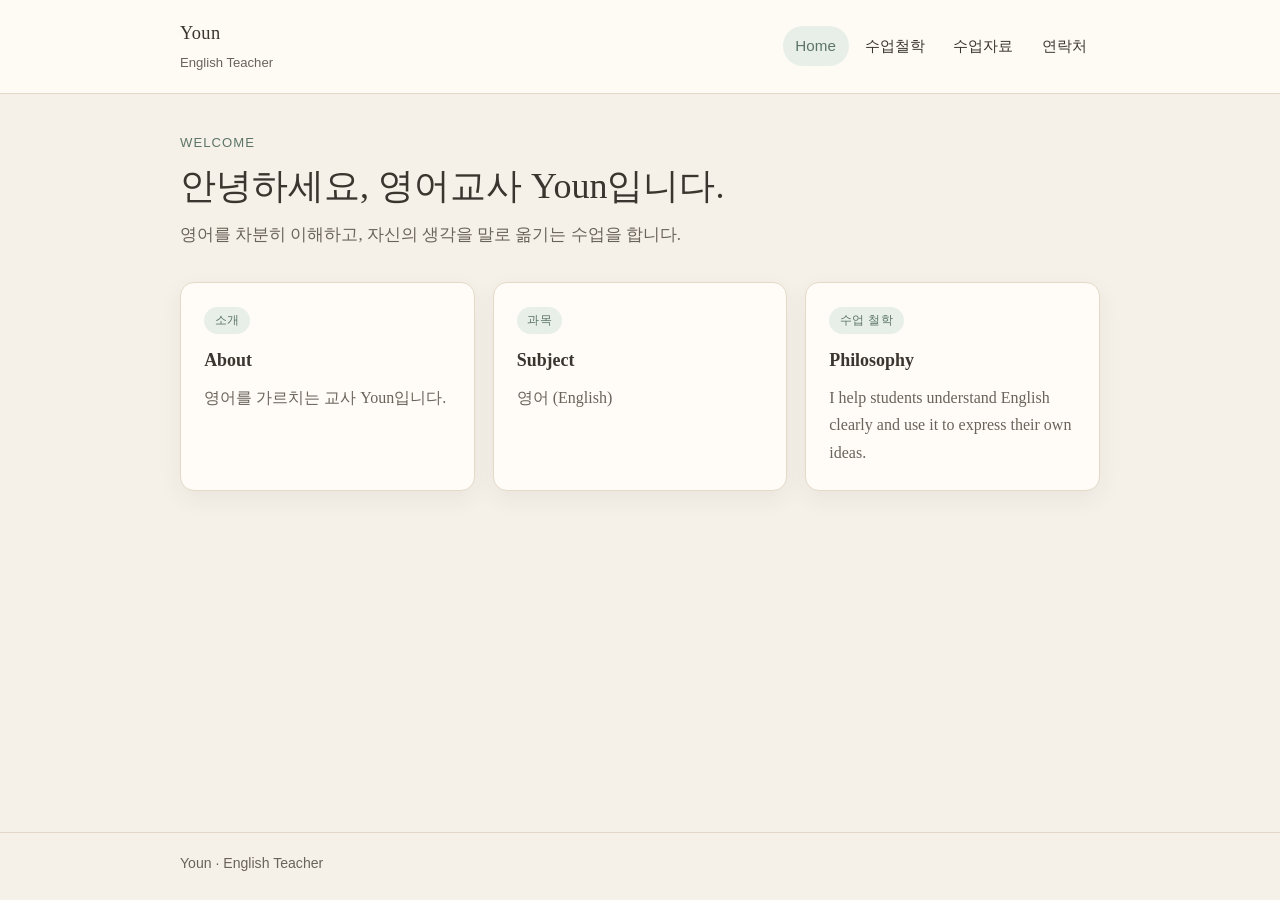
<file: index.html>
<!DOCTYPE html>
<html lang="ko">
<head>
  <meta charset="UTF-8">
  <meta name="viewport" content="width=device-width, initial-scale=1.0">
  <title>Home | Youn</title>
  <link rel="stylesheet" href="style.css">
</head>
<body>
  <div class="page">
    <header class="site-header">
      <div class="header-inner">
        <a class="brand" href="index.html">
          <span class="brand-name">Youn</span>
          <span class="brand-sub">English Teacher</span>
        </a>
        <nav class="nav" aria-label="주요 메뉴">
          <a href="index.html" aria-current="page">Home</a>
          <a href="philosophy.html">수업철학</a>
          <a href="materials.html">수업자료</a>
          <a href="contact.html">연락처</a>
        </nav>
      </div>
    </header>

    <main class="main">
      <section class="hero">
        <p class="eyebrow">Welcome</p>
        <h1>안녕하세요, 영어교사 Youn입니다.</h1>
        <p class="lead">영어를 차분히 이해하고, 자신의 생각을 말로 옮기는 수업을 합니다.</p>
      </section>

      <section class="card-grid three" aria-label="소개">
        <article class="card">
          <span class="label">소개</span>
          <h2>About</h2>
          <p>영어를 가르치는 교사 Youn입니다.</p>
        </article>
        <article class="card">
          <span class="label">과목</span>
          <h2>Subject</h2>
          <p>영어 (English)</p>
        </article>
        <article class="card">
          <span class="label">수업 철학</span>
          <h2>Philosophy</h2>
          <p>I help students understand English clearly and use it to express their own ideas.</p>
        </article>
      </section>
    </main>

    <footer class="site-footer">
      <div class="footer-inner">Youn · English Teacher</div>
    </footer>
  </div>
</body>
</html>
</file>
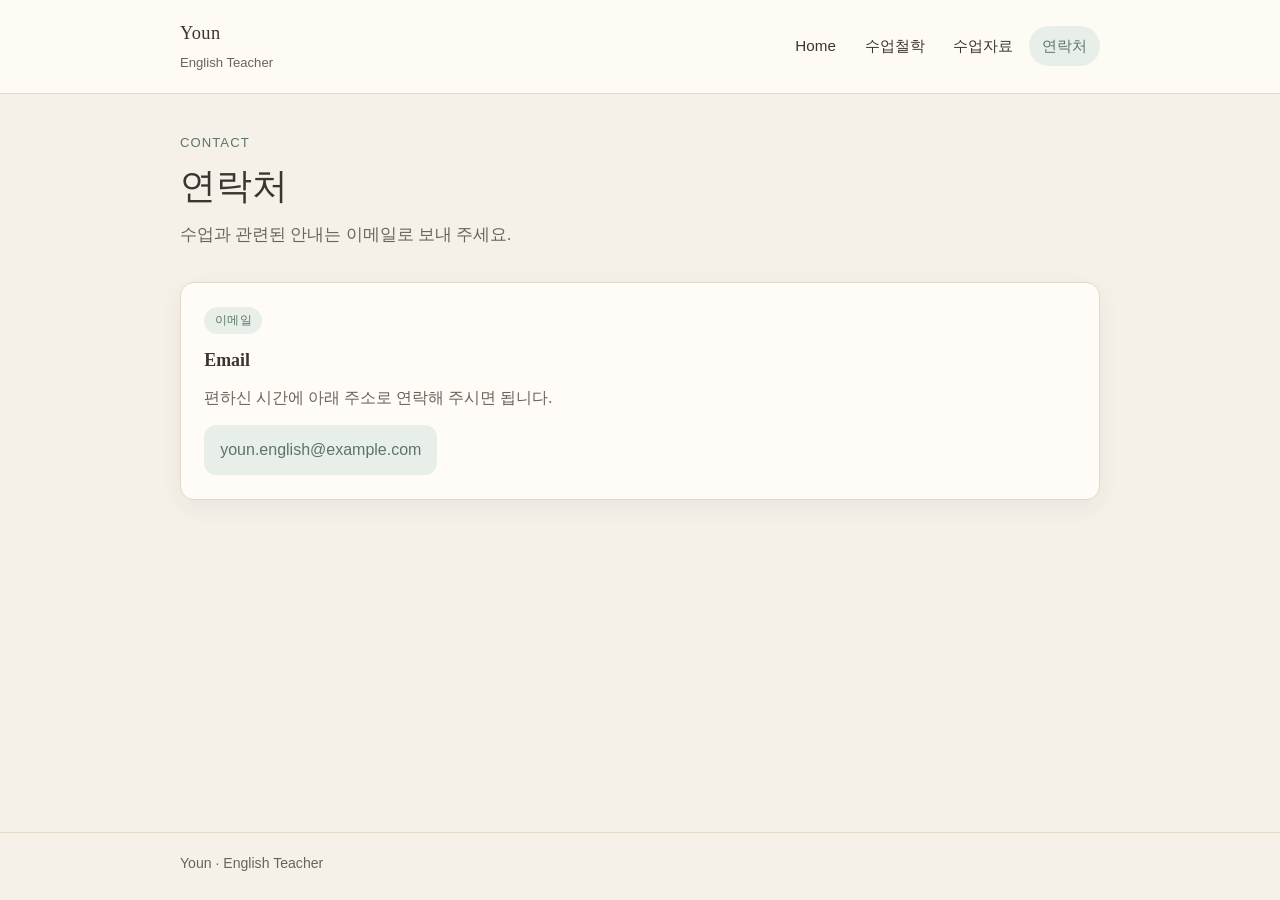
<file: contact.html>
<!DOCTYPE html>
<html lang="ko">
<head>
  <meta charset="UTF-8">
  <meta name="viewport" content="width=device-width, initial-scale=1.0">
  <title>연락처 | Youn</title>
  <link rel="stylesheet" href="style.css">
</head>
<body>
  <div class="page">
    <header class="site-header">
      <div class="header-inner">
        <a class="brand" href="index.html">
          <span class="brand-name">Youn</span>
          <span class="brand-sub">English Teacher</span>
        </a>
        <nav class="nav" aria-label="주요 메뉴">
          <a href="index.html">Home</a>
          <a href="philosophy.html">수업철학</a>
          <a href="materials.html">수업자료</a>
          <a href="contact.html" aria-current="page">연락처</a>
        </nav>
      </div>
    </header>

    <main class="main">
      <section class="hero">
        <p class="eyebrow">Contact</p>
        <h1>연락처</h1>
        <p class="lead">수업과 관련된 안내는 이메일로 보내 주세요.</p>
      </section>

      <article class="card email-card">
        <span class="label">이메일</span>
        <h2>Email</h2>
        <p>편하신 시간에 아래 주소로 연락해 주시면 됩니다.</p>
        <a class="email" href="mailto:youn.english@example.com">youn.english@example.com</a>
      </article>
    </main>

    <footer class="site-footer">
      <div class="footer-inner">Youn · English Teacher</div>
    </footer>
  </div>
</body>
</html>
</file>
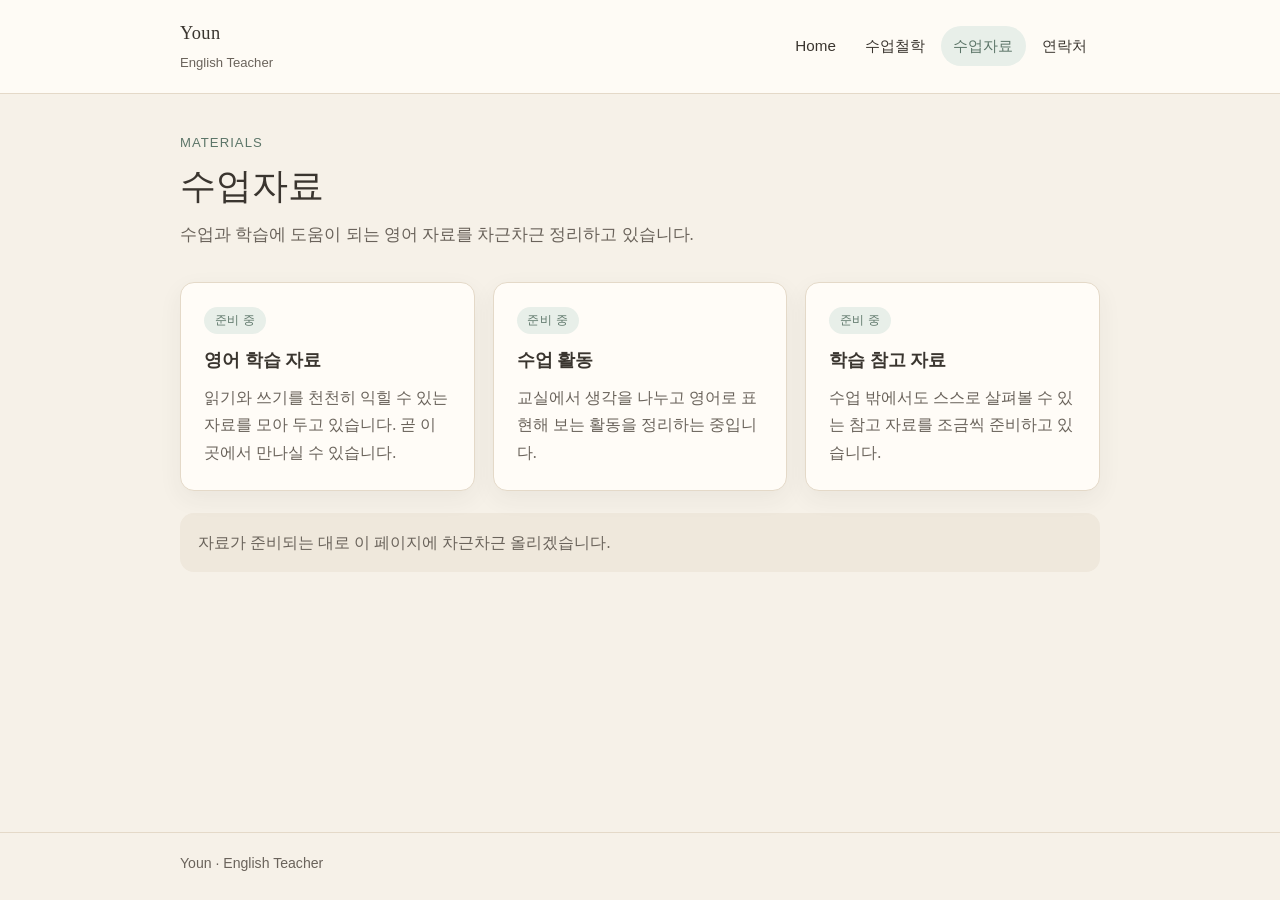
<file: materials.html>
<!DOCTYPE html>
<html lang="ko">
<head>
  <meta charset="UTF-8">
  <meta name="viewport" content="width=device-width, initial-scale=1.0">
  <title>수업자료 | Youn</title>
  <link rel="stylesheet" href="style.css">
</head>
<body>
  <div class="page">
    <header class="site-header">
      <div class="header-inner">
        <a class="brand" href="index.html">
          <span class="brand-name">Youn</span>
          <span class="brand-sub">English Teacher</span>
        </a>
        <nav class="nav" aria-label="주요 메뉴">
          <a href="index.html">Home</a>
          <a href="philosophy.html">수업철학</a>
          <a href="materials.html" aria-current="page">수업자료</a>
          <a href="contact.html">연락처</a>
        </nav>
      </div>
    </header>

    <main class="main">
      <section class="hero">
        <p class="eyebrow">Materials</p>
        <h1>수업자료</h1>
        <p class="lead">수업과 학습에 도움이 되는 영어 자료를 차근차근 정리하고 있습니다.</p>
      </section>

      <section class="card-grid three" aria-label="자료 목록">
        <article class="card">
          <span class="label">준비 중</span>
          <h2>영어 학습 자료</h2>
          <p>읽기와 쓰기를 천천히 익힐 수 있는 자료를 모아 두고 있습니다. 곧 이곳에서 만나실 수 있습니다.</p>
        </article>
        <article class="card">
          <span class="label">준비 중</span>
          <h2>수업 활동</h2>
          <p>교실에서 생각을 나누고 영어로 표현해 보는 활동을 정리하는 중입니다.</p>
        </article>
        <article class="card">
          <span class="label">준비 중</span>
          <h2>학습 참고 자료</h2>
          <p>수업 밖에서도 스스로 살펴볼 수 있는 참고 자료를 조금씩 준비하고 있습니다.</p>
        </article>
      </section>

      <p class="note">자료가 준비되는 대로 이 페이지에 차근차근 올리겠습니다.</p>
    </main>

    <footer class="site-footer">
      <div class="footer-inner">Youn · English Teacher</div>
    </footer>
  </div>
</body>
</html>
</file>
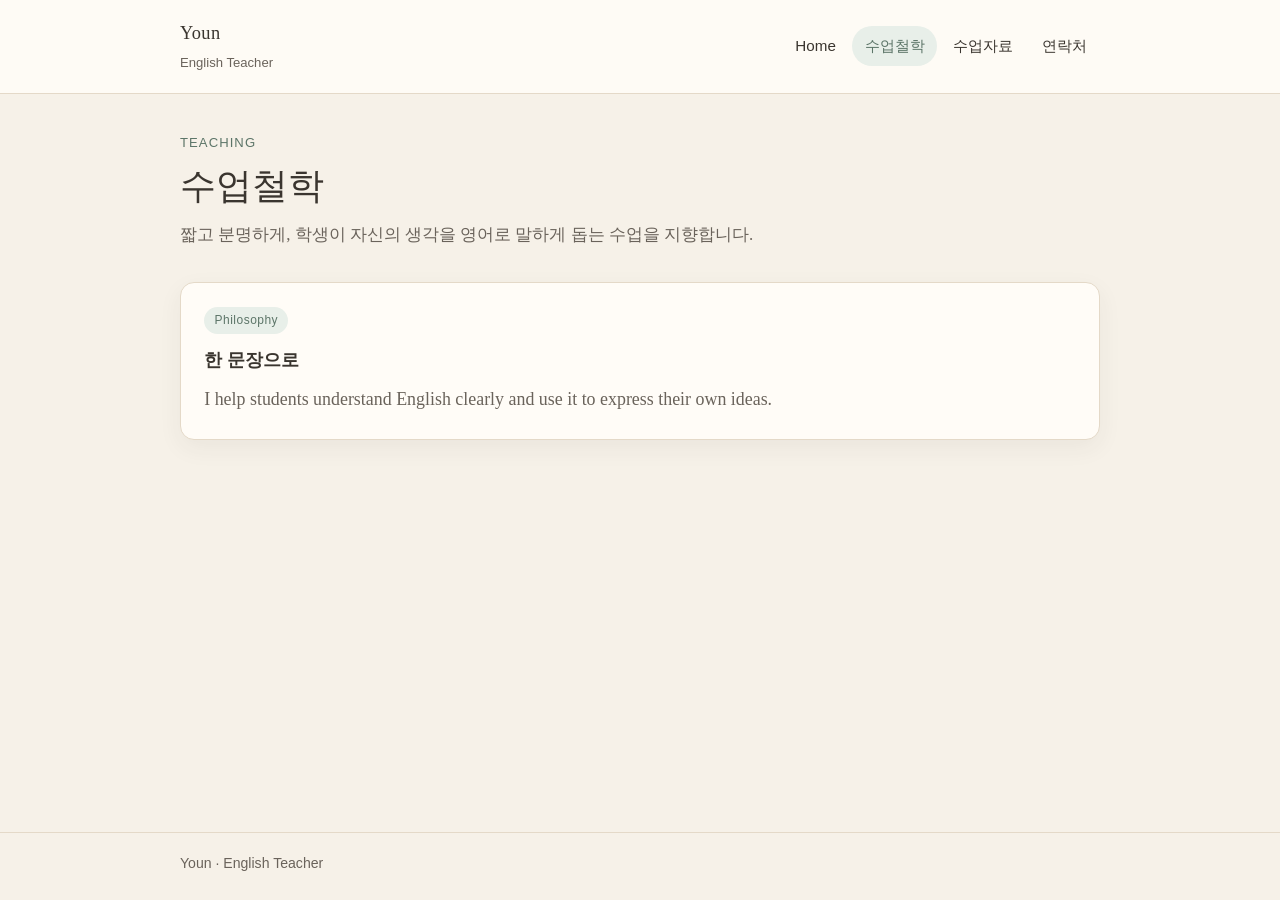
<file: philosophy.html>
<!DOCTYPE html>
<html lang="ko">
<head>
  <meta charset="UTF-8">
  <meta name="viewport" content="width=device-width, initial-scale=1.0">
  <title>수업철학 | Youn</title>
  <link rel="stylesheet" href="style.css">
</head>
<body>
  <div class="page">
    <header class="site-header">
      <div class="header-inner">
        <a class="brand" href="index.html">
          <span class="brand-name">Youn</span>
          <span class="brand-sub">English Teacher</span>
        </a>
        <nav class="nav" aria-label="주요 메뉴">
          <a href="index.html">Home</a>
          <a href="philosophy.html" aria-current="page">수업철학</a>
          <a href="materials.html">수업자료</a>
          <a href="contact.html">연락처</a>
        </nav>
      </div>
    </header>

    <main class="main">
      <section class="hero">
        <p class="eyebrow">Teaching</p>
        <h1>수업철학</h1>
        <p class="lead">짧고 분명하게, 학생이 자신의 생각을 영어로 말하게 돕는 수업을 지향합니다.</p>
      </section>

      <article class="card">
        <span class="label">Philosophy</span>
        <h2>한 문장으로</h2>
        <p class="quote">I help students understand English clearly and use it to express their own ideas.</p>
      </article>
    </main>

    <footer class="site-footer">
      <div class="footer-inner">Youn · English Teacher</div>
    </footer>
  </div>
</body>
</html>
</file>
<file: style.css>
:root {
  --bg: #f6f1e8;
  --bg-soft: #efe8dc;
  --card: #fffcf7;
  --ink: #3a352f;
  --muted: #6a635b;
  --line: #e4d9c8;
  --accent: #5c7568;
  --accent-soft: #e8efe9;
  --radius: 14px;
  --shadow: 0 8px 24px rgba(58, 53, 47, 0.06);
}

* {
  box-sizing: border-box;
}

html {
  scroll-behavior: auto;
}

body {
  margin: 0;
  min-height: 100vh;
  font-family: Georgia, "Times New Roman", Times, serif;
  color: var(--ink);
  background: var(--bg);
  line-height: 1.7;
}

.page {
  min-height: 100vh;
  display: flex;
  flex-direction: column;
}

.site-header {
  background: rgba(255, 252, 247, 0.92);
  border-bottom: 1px solid var(--line);
}

.header-inner,
.site-footer .footer-inner,
.main {
  width: min(920px, calc(100% - 2.4rem));
  margin: 0 auto;
}

.header-inner {
  display: flex;
  flex-wrap: wrap;
  align-items: center;
  justify-content: space-between;
  gap: 1rem 1.5rem;
  padding: 1.15rem 0;
}

.brand {
  display: flex;
  flex-direction: column;
  gap: 0.15rem;
  text-decoration: none;
  color: inherit;
}

.brand-name {
  font-size: 1.15rem;
  letter-spacing: 0.02em;
}

.brand-sub {
  font-family: "Segoe UI", Tahoma, Geneva, Verdana, sans-serif;
  font-size: 0.82rem;
  color: var(--muted);
}

.nav {
  display: flex;
  flex-wrap: wrap;
  gap: 0.4rem 0.2rem;
}

.nav a {
  font-family: "Segoe UI", Tahoma, Geneva, Verdana, sans-serif;
  font-size: 0.95rem;
  color: var(--ink);
  text-decoration: none;
  padding: 0.45rem 0.8rem;
  border-radius: 999px;
}

.nav a:hover {
  background: var(--accent-soft);
}

.nav a[aria-current="page"] {
  background: var(--accent-soft);
  color: var(--accent);
}

.main {
  flex: 1;
  padding: 2.4rem 0 3.4rem;
}

.hero {
  margin-bottom: 2rem;
}

.eyebrow {
  font-family: "Segoe UI", Tahoma, Geneva, Verdana, sans-serif;
  font-size: 0.82rem;
  letter-spacing: 0.08em;
  text-transform: uppercase;
  color: var(--accent);
  margin: 0 0 0.55rem;
}

h1 {
  margin: 0 0 0.7rem;
  font-size: clamp(1.7rem, 4vw, 2.25rem);
  font-weight: 500;
  line-height: 1.3;
}

.lead {
  margin: 0;
  max-width: 38rem;
  color: var(--muted);
  font-size: 1.05rem;
}

.card-grid {
  display: grid;
  gap: 1.1rem;
}

.card-grid.three {
  grid-template-columns: repeat(3, 1fr);
}

.card {
  background: var(--card);
  border: 1px solid var(--line);
  border-radius: var(--radius);
  box-shadow: var(--shadow);
  padding: 1.4rem 1.45rem 1.5rem;
}

.card h2,
.card h3 {
  margin: 0 0 0.55rem;
  font-size: 1.12rem;
  font-weight: 600;
}

.card p {
  margin: 0;
  color: var(--muted);
}

.label {
  display: inline-block;
  font-family: "Segoe UI", Tahoma, Geneva, Verdana, sans-serif;
  font-size: 0.75rem;
  letter-spacing: 0.04em;
  color: var(--accent);
  background: var(--accent-soft);
  border-radius: 999px;
  padding: 0.2rem 0.65rem;
  margin-bottom: 0.7rem;
}

.quote {
  font-size: 1.12rem;
  color: var(--ink);
  margin: 0.4rem 0 0;
}

.note {
  margin-top: 1.4rem;
  padding: 1rem 1.15rem;
  background: var(--bg-soft);
  border-radius: var(--radius);
  color: var(--muted);
}

.email-card {
  text-align: left;
}

.email {
  display: inline-block;
  margin-top: 0.85rem;
  font-family: "Segoe UI", Tahoma, Geneva, Verdana, sans-serif;
  color: var(--accent);
  text-decoration: none;
  background: var(--accent-soft);
  border-radius: 12px;
  padding: 0.7rem 1rem;
}

.email:hover {
  color: var(--ink);
}

.site-footer {
  border-top: 1px solid var(--line);
  padding: 1.2rem 0 1.5rem;
  color: var(--muted);
  font-family: "Segoe UI", Tahoma, Geneva, Verdana, sans-serif;
  font-size: 0.88rem;
}

@media (max-width: 760px) {
  .header-inner {
    flex-direction: column;
    align-items: flex-start;
  }

  .nav {
    width: 100%;
  }

  .card-grid.three {
    grid-template-columns: 1fr;
  }

  .main {
    padding-top: 1.8rem;
  }
}

@media (min-width: 761px) and (max-width: 920px) {
  .card-grid.three {
    grid-template-columns: 1fr 1fr;
  }

  .card-grid.three .card:last-child {
    grid-column: 1 / -1;
  }
}
</file>
